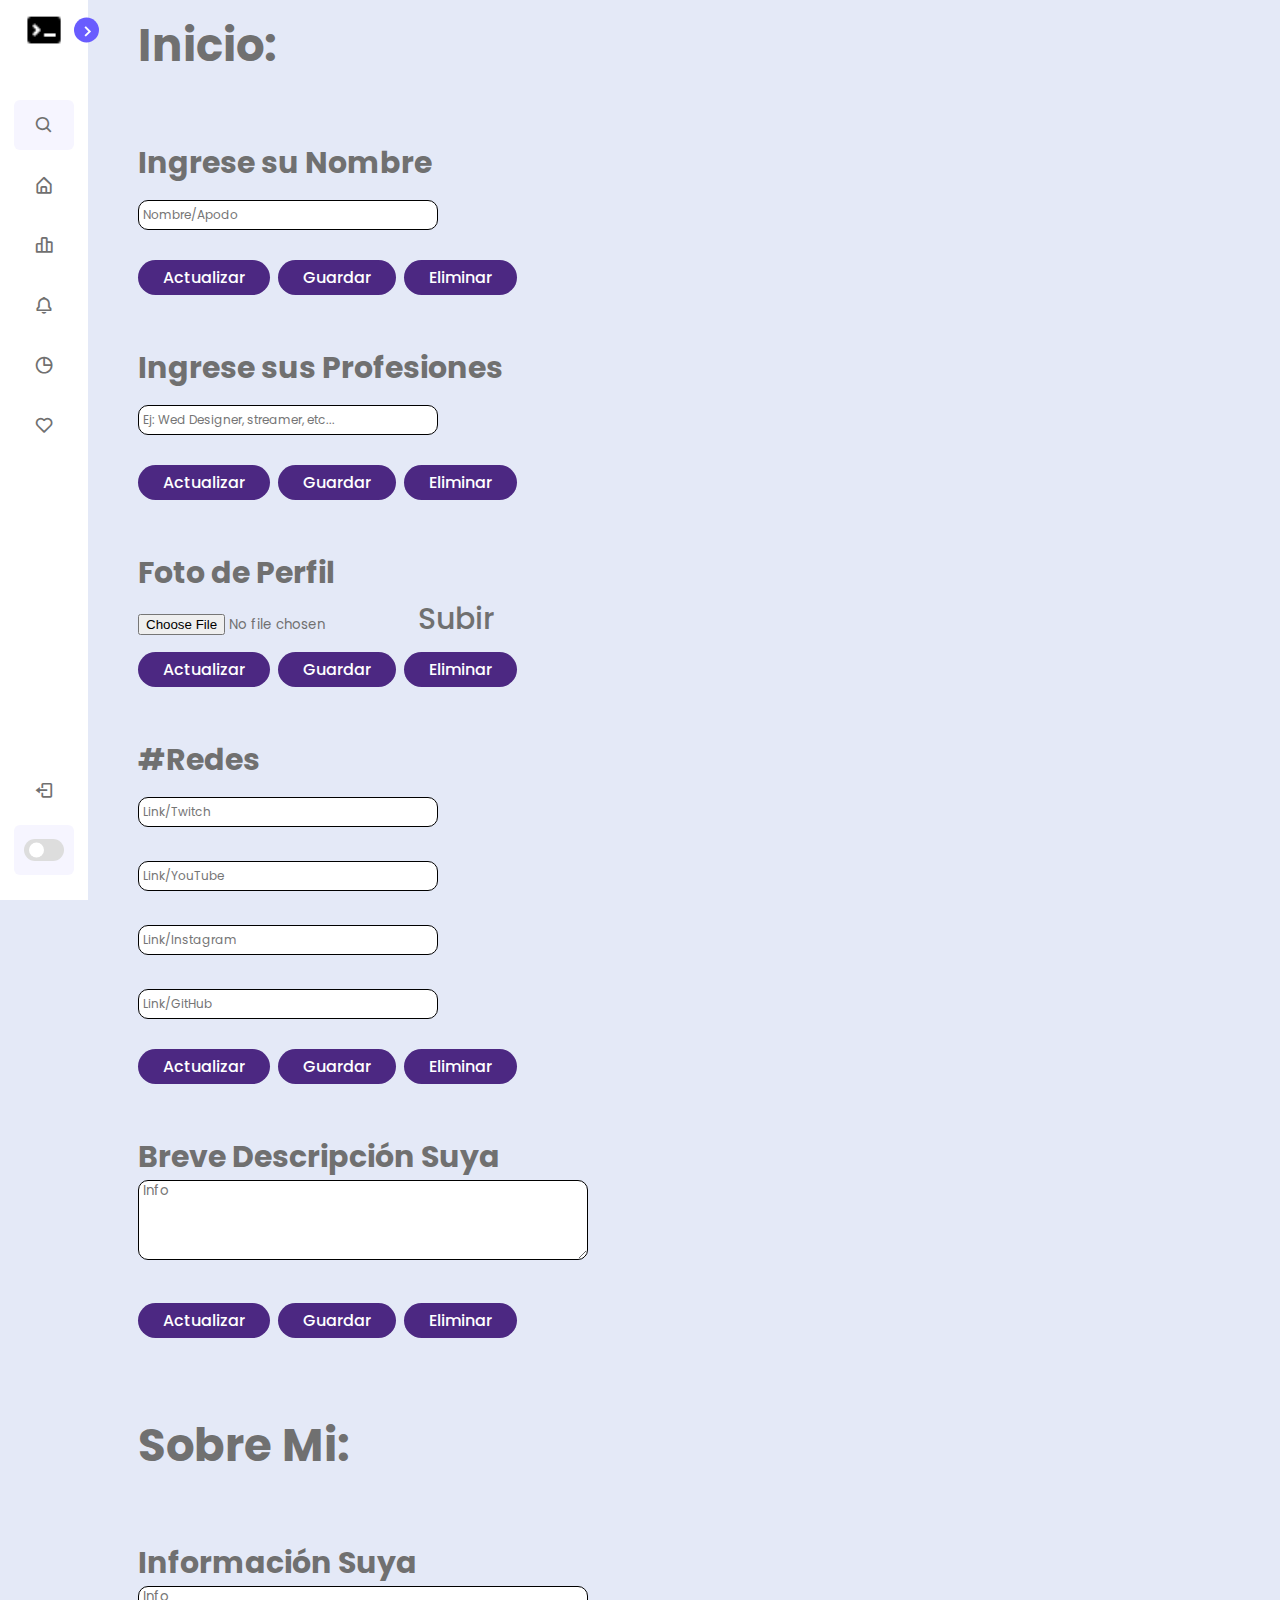
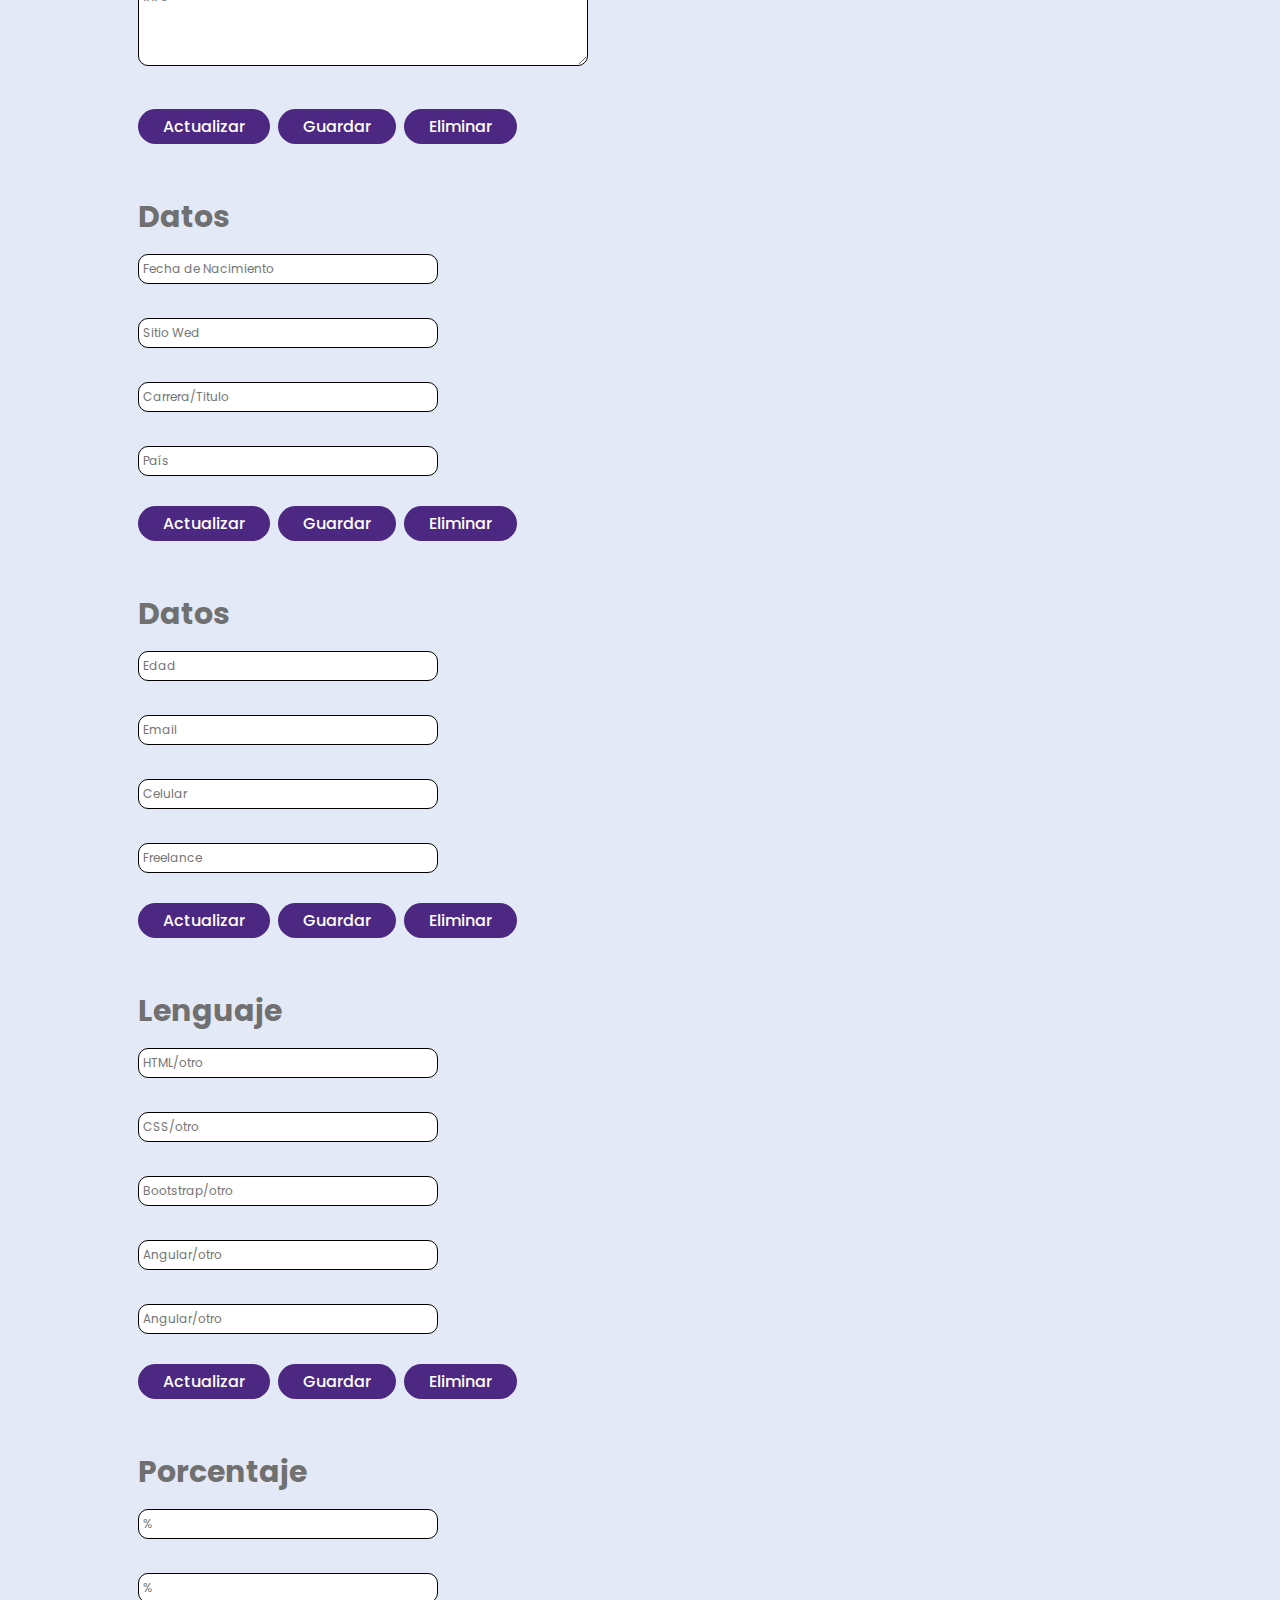
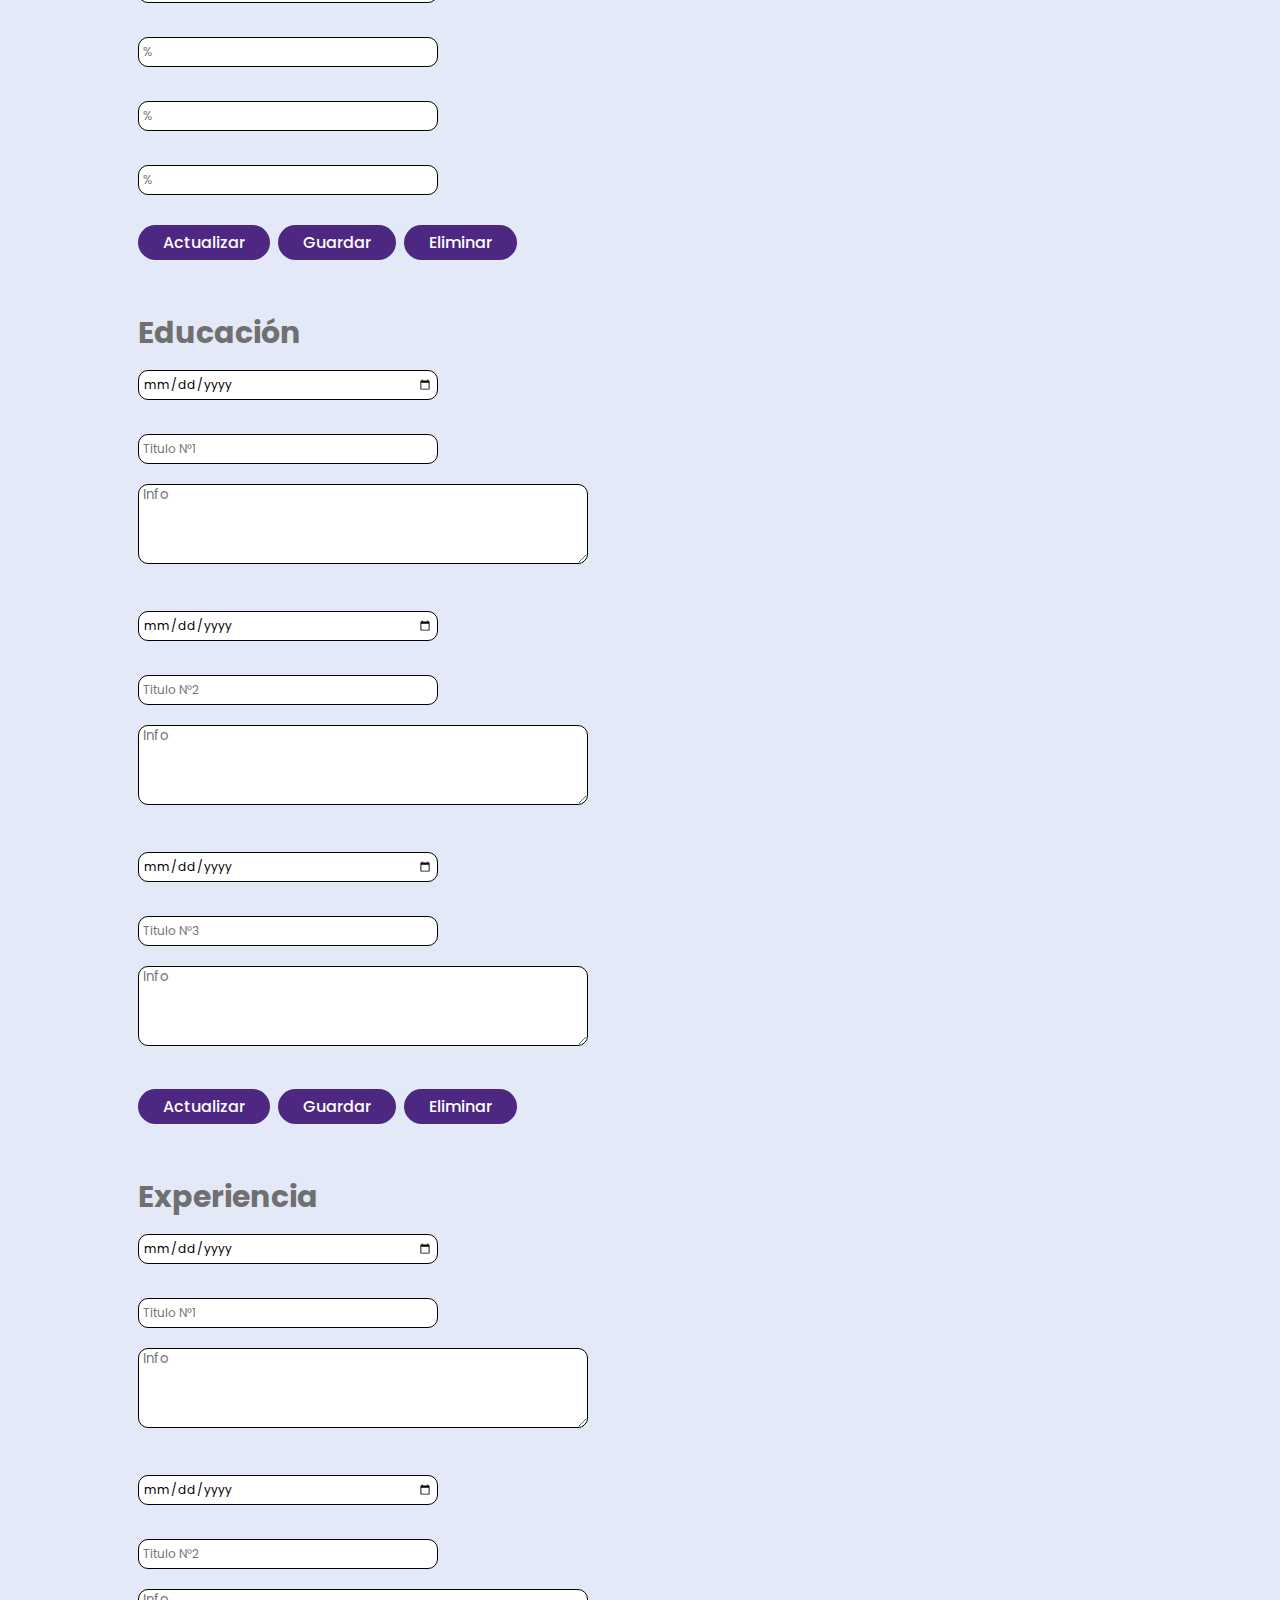
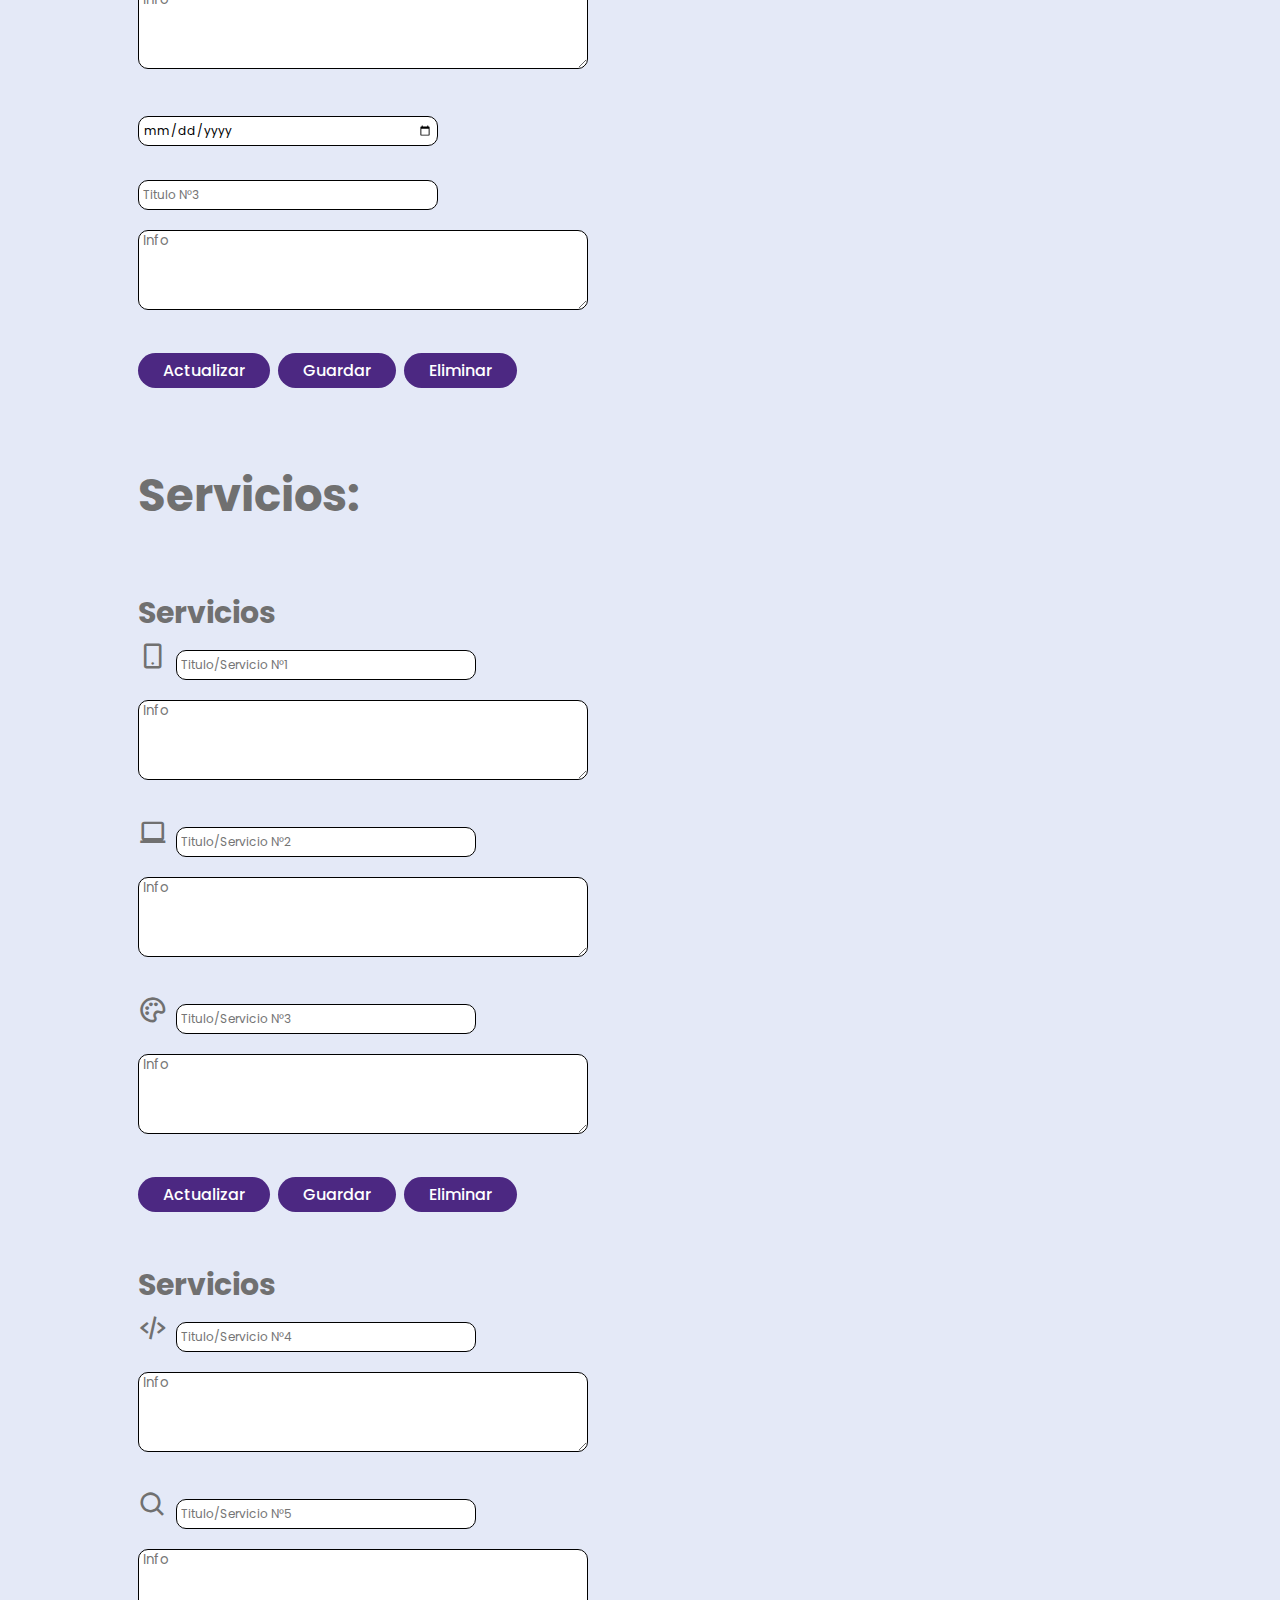
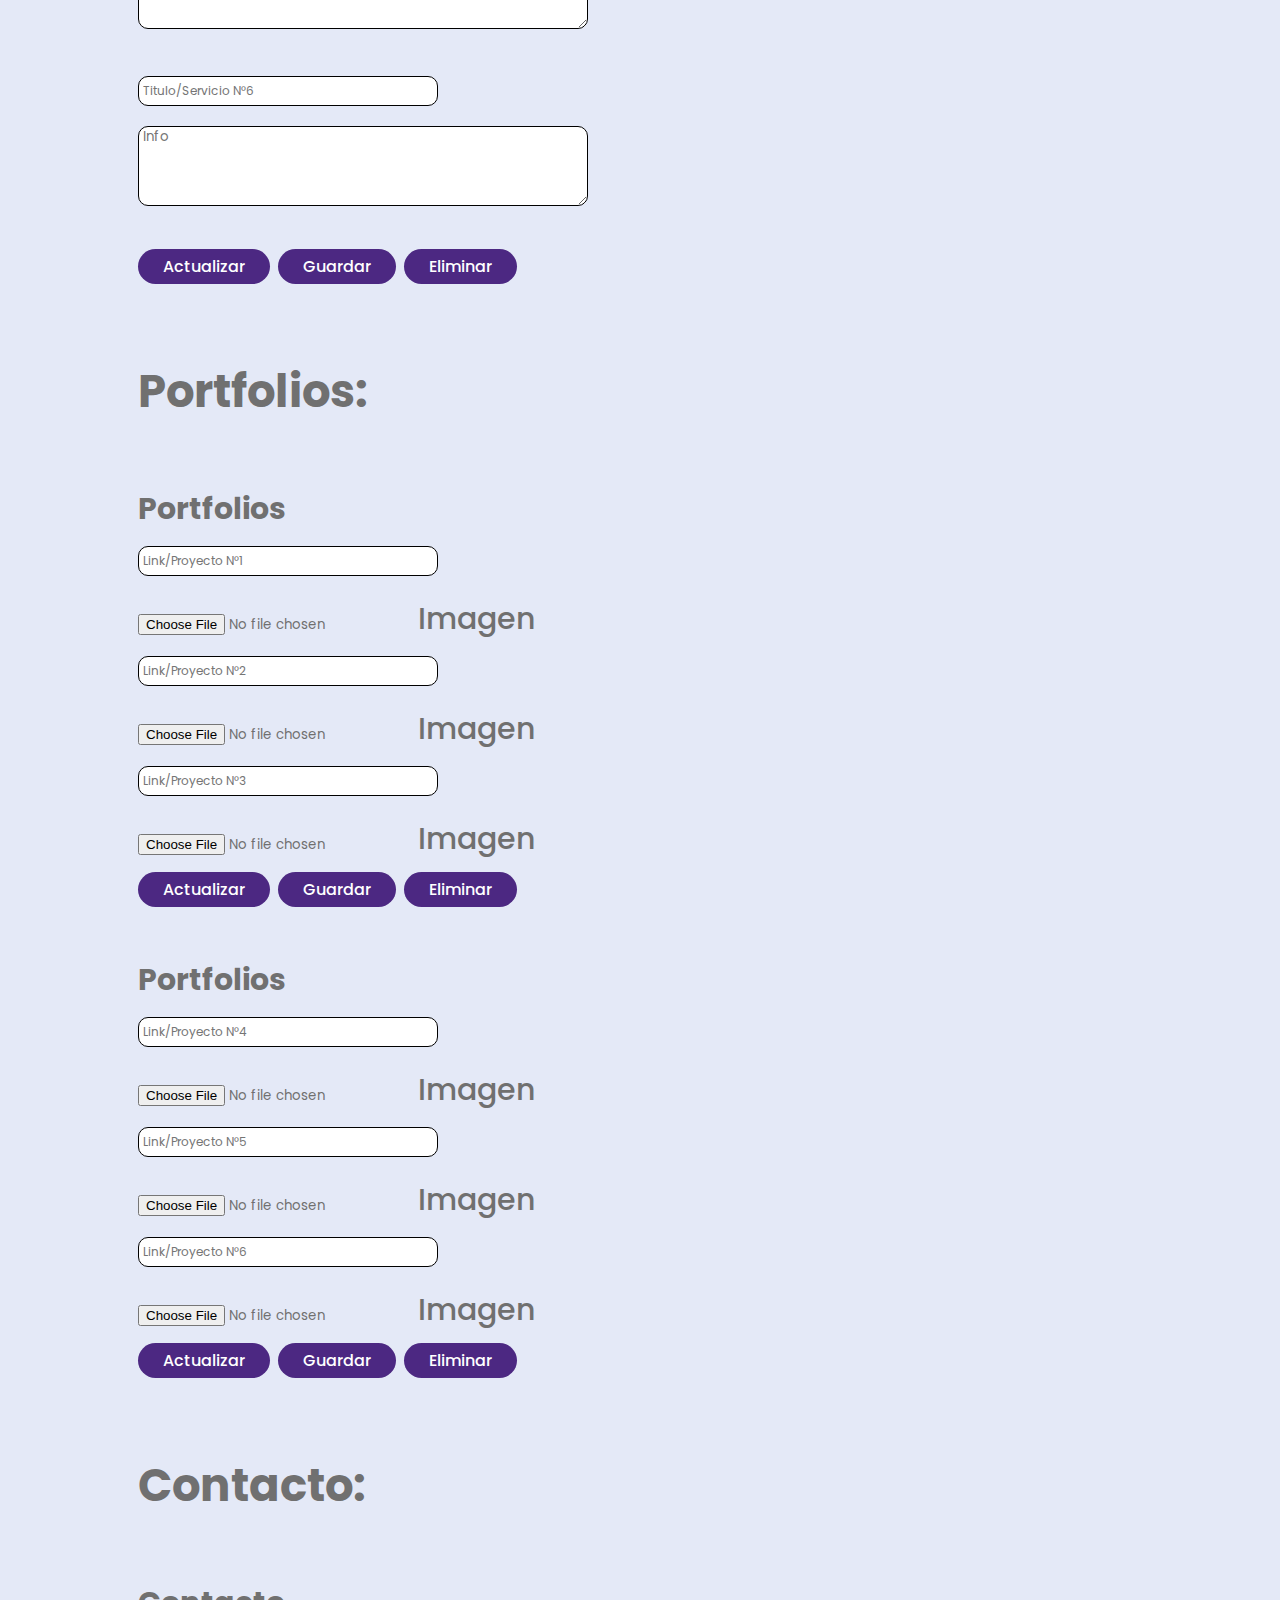
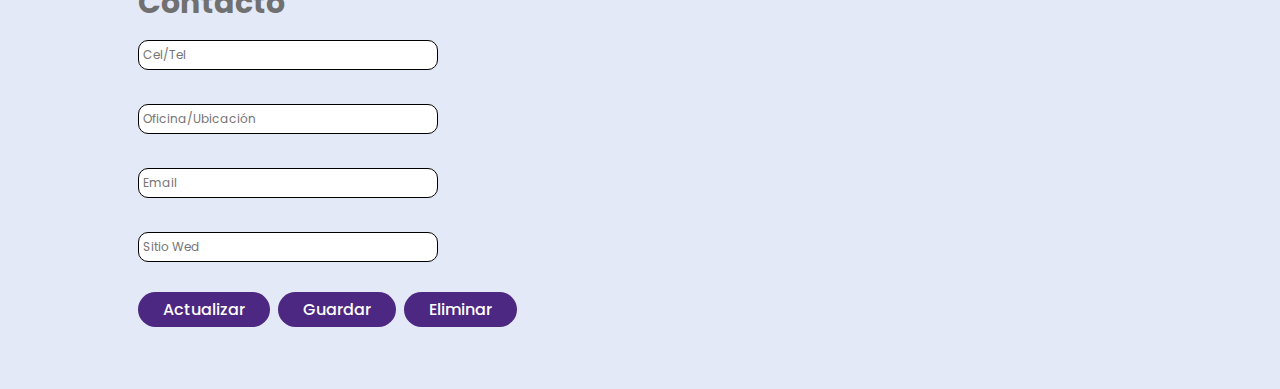
<file: dashboard.html>
<!DOCTYPE html>
<!-- Coding by CodingLab | www.codinglabweb.com -->
<html lang="en">

<head>
    <meta charset="UTF-8">
    <meta http-equiv="X-UA-Compatible" content="IE=edge">
    <meta name="viewport" content="width=device-width, initial-scale=1.0">
    <!-- ========== BOOTSTRAP ========== -->
    <link href="https://cdn.jsdelivr.net/npm/bootstrap@5.1.3/dist/css/bootstrap.min.css" rel="stylesheet"
        integrity="sha384-1BmE4kWBq78iYhFldvKuhfTAU6auU8tT94WrHftjDbrCEXSU1oBoqyl2QvZ6jIW3" crossorigin="anonymous">

    <!----======== CSS ======== -->
    <link rel="stylesheet" href="css/dashboard.css">

    <!----===== Boxicons CSS ===== -->
    <link href='https://unpkg.com/boxicons@2.1.1/css/boxicons.min.css' rel='stylesheet'>

    <!--<title>Dashboard Sidebar Menu</title>-->
    <title>Panel Administrativo</title>
</head>

<body>
    <nav class="sidebar close">
        <header>
            <div class="image-text">
                <span class="image">
                    <img src="images/icon/terminal-solid-24.png" alt="" title="Argentina Programa">
                </span>

                <div class="text logo-text">
                    <!--<span class="name">Codinglab</span>
                    <span class="profession">Web developer</span>-->
                </div>
            </div>

            <i class='bx bx-chevron-right toggle'></i>
        </header>

        <div class="menu-bar">
            <div class="menu">

                <li class="search-box">
                    <i class='bx bx-search icon'></i>
                    <input type="text" placeholder="Search...">
                </li>

                <ul class="menu-links">
                    <li class="nav-link">
                        <a href="#home">
                            <i class='bx bx-home-alt icon'></i>
                            <span class="text nav-text">Inicio</span>
                        </a>
                    </li>

                    <li class="nav-link">
                        <a href="#about">
                            <i class='bx bx-bar-chart-alt-2 icon'></i>
                            <span class="text nav-text">Sobre Mi</span>
                        </a>
                    </li>

                    <li class="nav-link">
                        <a href="#service">
                            <i class='bx bx-bell icon'></i>
                            <span class="text nav-text">Servicio</span>
                        </a>
                    </li>

                    <li class="nav-link">
                        <a href="#portfolio">
                            <i class='bx bx-pie-chart-alt icon'></i>
                            <span class="text nav-text">Portfolios</span>
                        </a>
                    </li>

                    <li class="nav-link">
                        <a href="#contacto">
                            <i class='bx bx-heart icon'></i>
                            <span class="text nav-text">Contacto</span>
                        </a>
                    </li>

                </ul>
            </div>

            <div class="bottom-content">
                <li class="">
                    <a href="Login & Registration.html">
                        <i class='bx bx-log-out icon'></i>
                        <span class="text nav-text">Logout</span>
                    </a>
                </li>

                <li class="mode">
                    <div class="sun-moon">
                        <i class='bx bx-moon icon moon'></i>
                        <i class='bx bx-sun icon sun'></i>
                    </div>
                    <span class="mode-text text">Dark mode</span>

                    <div class="toggle-switch">
                        <span class="switch"></span>
                    </div>
                </li>

            </div>
        </div>

    </nav>

    <section class="home">
        <div id="home">
            <div class="text">
                <div class="row">
                    <div>
                        <div class="section-title">
                            <h2>Inicio:</h2>
                        </div>
                    </div>
                    <div class="contact-form padd-15">
                        <div class="row">
                            <div class="form-item col-6 padd-15">
                                <h4>Ingrese su Nombre</h4>
                                <div class="form-group">
                                    <input type="text" class="form-controls" placeholder="Nombre/Apodo">
                                </div>
                                <button type="button" class="btn">Actualizar</button>
                                <button type="button" class="btn">Guardar</button>
                                <button type="button" class="btn">Eliminar</button>
                            </div>
                            <div class="form-item col-6 padd-15">
                                <h4>Ingrese sus Profesiones</h4>
                                <div class="form-group">
                                    <input type="text" class="form-controls"
                                        placeholder="Ej: Wed Designer, streamer, etc...">
                                </div>
                                <button type="button" class="btn">Actualizar</button>
                                <button type="button" class="btn">Guardar</button>
                                <button type="button" class="btn">Eliminar</button>
                            </div>
                            <div class="form-item col-6 padd-15">
                                <h4>Foto de Perfil</h4>
                                <div class="input-group input-group-sm mb-3">
                                    <input type="file" class="form-control" id="inputGroupFile02">
                                    <label class="input-group-text" for="inputGroupFile02">Subir</label>
                                </div>
                                <button type="button" class="btn">Actualizar</button>
                                <button type="button" class="btn">Guardar</button>
                                <button type="button" class="btn">Eliminar</button>
                            </div>
                            <div class="form-item col-6 padd-15">
                                <h4>#Redes</h4>
                                <div class="form-group">
                                    <input type="text" class="form-controls" placeholder="Link/Twitch">
                                </div>
                                <div class="form-group">
                                    <input type="text" class="form-controls" placeholder="Link/YouTube">
                                </div>
                                <div class="form-group">
                                    <input type="text" class="form-controls" placeholder="Link/Instagram">
                                </div>
                                <div class="form-group">
                                    <input type="text" class="form-controls" placeholder="Link/GitHub">
                                </div>
                                <button type="button" class="btn">Actualizar</button>
                                <button type="button" class="btn">Guardar</button>
                                <button type="button" class="btn">Eliminar</button>
                            </div>
                            <div class="row">
                                <div class="form-item col-6 padd-15">
                                    <h4>Breve Descripción Suya</h4>
                                    <div class="form-group">
                                        <textarea name="" class="form-controls" id="" placeholder="Info"></textarea>
                                    </div>
                                    <button type="button" class="btn">Actualizar</button>
                                    <button type="button" class="btn">Guardar</button>
                                    <button type="button" class="btn">Eliminar</button>
                                </div>
                            </div>
                        </div>
                    </div>
                </div>
            </div>
        </div>

        <div id="about">
            <div class="text">
                <div class="row">
                    <div>
                        <div class="section-title">
                            <h2>Sobre Mi:</h2>
                        </div>
                    </div>
                    <div class="form-item">
                        <h4>Información Suya</h4>
                        <div class="form-group">
                            <textarea name="" class="form-controls" id="" placeholder="Info"></textarea>
                        </div>
                        <button type="button" class="btn">Actualizar</button>
                        <button type="button" class="btn">Guardar</button>
                        <button type="button" class="btn">Eliminar</button>
                    </div>
                </div>
                <div class="contact-form padd-15">
                    <div class="row">
                        <div class="form-item col-6 padd-15">
                            <h4>Datos</h4>
                            <div class="form-group">
                                <input type="text" class="form-controls" placeholder="Fecha de Nacimiento">
                            </div>
                            <div class="form-group">
                                <input type="text" class="form-controls" placeholder="Sitio Wed">
                            </div>
                            <div class="form-group">
                                <input type="text" class="form-controls" placeholder="Carrera/Titulo">
                            </div>
                            <div class="form-group">
                                <input type="text" class="form-controls" placeholder="País">
                            </div>
                            <button type="button" class="btn">Actualizar</button>
                            <button type="button" class="btn">Guardar</button>
                            <button type="button" class="btn">Eliminar</button>
                        </div>
                        <div class="form-item col-6 padd-15">
                            <h4>Datos</h4>
                            <div class="form-group">
                                <input type="text" class="form-controls" placeholder="Edad ">
                            </div>
                            <div class="form-group">
                                <input type="text" class="form-controls" placeholder="Email">
                            </div>
                            <div class="form-group">
                                <input type="text" class="form-controls" placeholder="Celular">
                            </div>
                            <div class="form-group">
                                <input type="text" class="form-controls" placeholder="Freelance">
                            </div>
                            <button type="button" class="btn">Actualizar</button>
                            <button type="button" class="btn">Guardar</button>
                            <button type="button" class="btn">Eliminar</button>
                        </div>
                        <div class="contact-form padd-15">
                            <div class="row">
                                <div class="form-item col-6 padd-15">
                                    <h4>Lenguaje</h4>
                                    <div class="form-group">
                                        <input type="text" class="form-controls" placeholder="HTML/otro">
                                    </div>
                                    <div class="form-group">
                                        <input type="text" class="form-controls" placeholder="CSS/otro">
                                    </div>
                                    <div class="form-group">
                                        <input type="text" class="form-controls" placeholder="Bootstrap/otro">
                                    </div>
                                    <div class="form-group">
                                        <input type="text" class="form-controls" placeholder="Angular/otro">
                                    </div>
                                    <div class="form-group">
                                        <input type="text" class="form-controls" placeholder="Angular/otro">
                                    </div>
                                    <button type="button" class="btn">Actualizar</button>
                                    <button type="button" class="btn">Guardar</button>
                                    <button type="button" class="btn">Eliminar</button>
                                </div>
                                <div class="form-item col-6 padd-15">
                                    <h4>Porcentaje</h4>
                                    <div class="form-group">
                                        <input type="text" class="form-controls" placeholder="%">
                                    </div>
                                    <div class="form-group">
                                        <input type="text" class="form-controls" placeholder="%">
                                    </div>
                                    <div class="form-group">
                                        <input type="text" class="form-controls" placeholder="%">
                                    </div>
                                    <div class="form-group">
                                        <input type="text" class="form-controls" placeholder="%">
                                    </div>
                                    <div class="form-group">
                                        <input type="text" class="form-controls" placeholder="%">
                                    </div>
                                    <button type="button" class="btn">Actualizar</button>
                                    <button type="button" class="btn">Guardar</button>
                                    <button type="button" class="btn">Eliminar</button>
                                </div>
                            </div>
                        </div>
                        <div class="contact-form padd-15">
                            <div class="row">
                                <div class="form-item col-6 padd-15">
                                    <h4>Educación</h4>
                                    <div class="form-group">
                                        <input type="date" class="form-controls">
                                    </div>
                                    <div class="form-group">
                                        <input type="text" class="form-controls" placeholder="Titulo N°1">
                                    </div>
                                    <div class="form-group">
                                        <textarea name="" class="form-controls" id="" placeholder="Info"></textarea>
                                    </div>
                                    <div class="form-group">
                                        <input type="date" class="form-controls">
                                    </div>
                                    <div class="form-group">
                                        <input type="text" class="form-controls" placeholder="Titulo N°2">
                                    </div>
                                    <div class="form-group">
                                        <textarea name="" class="form-controls" id="" placeholder="Info"></textarea>
                                    </div>
                                    <div class="form-group">
                                        <input type="date" class="form-controls">
                                    </div>
                                    <div class="form-group">
                                        <input type="text" class="form-controls" placeholder="Titulo N°3">
                                    </div>
                                    <div class="form-group">
                                        <textarea name="" class="form-controls" id="" placeholder="Info"></textarea>
                                    </div>
                                    <button type="button" class="btn">Actualizar</button>
                                    <button type="button" class="btn">Guardar</button>
                                    <button type="button" class="btn">Eliminar</button>
                                </div>
                                <div class="form-item col-6 padd-15">
                                    <h4>Experiencia</h4>
                                    <div class="form-group">
                                        <input type="date" class="form-controls">
                                    </div>
                                    <div class="form-group">
                                        <input type="text" class="form-controls" placeholder="Titulo N°1">
                                    </div>
                                    <div class="form-group">
                                        <textarea name="" class="form-controls" id="" placeholder="Info"></textarea>
                                    </div>
                                    <div class="form-group">
                                        <input type="date" class="form-controls">
                                    </div>
                                    <div class="form-group">
                                        <input type="text" class="form-controls" placeholder="Titulo N°2">
                                    </div>
                                    <div class="form-group">
                                        <textarea name="" class="form-controls" id="" placeholder="Info"></textarea>
                                    </div>
                                    <div class="form-group">
                                        <input type="date" class="form-controls">
                                    </div>
                                    <div class="form-group">
                                        <input type="text" class="form-controls" placeholder="Titulo N°3">
                                    </div>
                                    <div class="form-group">
                                        <textarea name="" class="form-controls" id="" placeholder="Info"></textarea>
                                    </div>
                                    <button type="button" class="btn">Actualizar</button>
                                    <button type="button" class="btn">Guardar</button>
                                    <button type="button" class="btn">Eliminar</button>
                                </div>
                            </div>
                        </div>
                    </div>
                </div>
            </div>
        </div>

        <div id="service">
            <div class="text">
                <div class="row">
                    <div>
                        <div class="section-title">
                            <h2>Servicios:</h2>
                        </div>
                    </div>
                    <div class="form-item col-6 padd-15">
                        <h4>Servicios</h4>
                        <div class="form-group">
                            <i class='bx bx-mobile-alt'></i>
                            <input type="text" class="form-controls" placeholder="Titulo/Servicio N°1">
                        </div>
                        <div class="form-group">
                            <textarea name="" class="form-controls" id="" placeholder="Info"></textarea>
                        </div>
                        <div class="form-group">
                            <i class='bx bx-laptop'></i>
                            <input type="text" class="form-controls" placeholder="Titulo/Servicio N°2">
                        </div>
                        <div class="form-group">
                            <textarea name="" class="form-controls" id="" placeholder="Info"></textarea>
                        </div>
                        <div class="form-group">
                            <i class='bx bx-palette'></i>
                            <input type="text" class="form-controls" placeholder="Titulo/Servicio N°3">
                        </div>
                        <div class="form-group">
                            <textarea name="" class="form-controls" id="" placeholder="Info"></textarea>
                        </div>
                        <button type="button" class="btn">Actualizar</button>
                        <button type="button" class="btn">Guardar</button>
                        <button type="button" class="btn">Eliminar</button>
                    </div>

                    <div class="form-item col-6 padd-15">
                        <h4>Servicios</h4>
                        <div class="form-group">
                            <i class='bx bx-code-alt'></i>
                            <input type="text" class="form-controls" placeholder="Titulo/Servicio N°4">
                        </div>
                        <div class="form-group">
                            <textarea name="" class="form-controls" id="" placeholder="Info"></textarea>
                        </div>
                        <div class="form-group">
                            <i class='bx bx-search'></i>
                            <input type="text" class="form-controls" placeholder="Titulo/Servicio N°5">
                        </div>
                        <div class="form-group">
                            <textarea name="" class="form-controls" id="" placeholder="Info"></textarea>
                        </div>
                        <div class="form-group">
                            <i class="fab fa-bullhorn"></i>
                            <input type="text" class="form-controls" placeholder="Titulo/Servicio N°6">
                        </div>
                        <div class="form-group">
                            <textarea name="" class="form-controls" id="" placeholder="Info"></textarea>
                        </div>
                        <button type="button" class="btn">Actualizar</button>
                        <button type="button" class="btn">Guardar</button>
                        <button type="button" class="btn">Eliminar</button>
                    </div>
                </div>
            </div>
        </div>

        <div id="portfolio">
            <div class="text">
                <div class="row">
                    <div>
                        <div class="section-title">
                            <h2>Portfolios:</h2>
                        </div>
                    </div>
                    <div class="form-item col-6 padd-15">
                        <h4>Portfolios</h4>
                        <div class="form-group">
                            <input type="text" class="form-controls" placeholder="Link/Proyecto N°1">
                        </div>
                        <div class="input-group input-group-sm mb-3">
                            <input type="file" class="form-control" id="inputGroupFile02">
                            <label class="input-group-text" for="inputGroupFile02">Imagen</label>
                        </div>
                        <div class="form-group">
                            <input type="text" class="form-controls" placeholder="Link/Proyecto N°2">
                        </div>
                        <div class="input-group input-group-sm mb-3">
                            <input type="file" class="form-control" id="inputGroupFile02">
                            <label class="input-group-text" for="inputGroupFile02">Imagen</label>
                        </div>
                        <div class="form-group">
                            <input type="text" class="form-controls" placeholder="Link/Proyecto N°3">
                        </div>
                        <div class="input-group input-group-sm mb-3">
                            <input type="file" class="form-control" id="inputGroupFile02">
                            <label class="input-group-text" for="inputGroupFile02">Imagen</label>
                        </div>
                        <button type="button" class="btn">Actualizar</button>
                        <button type="button" class="btn">Guardar</button>
                        <button type="button" class="btn">Eliminar</button>
                    </div>
                    <div class="form-item col-6 padd-15">
                        <h4>Portfolios</h4>
                        <div class="form-group">
                            <input type="text" class="form-controls" placeholder="Link/Proyecto N°4">
                        </div>
                        <div class="input-group input-group-sm mb-3">
                            <input type="file" class="form-control" id="inputGroupFile02">
                            <label class="input-group-text" for="inputGroupFile02">Imagen</label>
                        </div>
                        <div class="form-group">
                            <input type="text" class="form-controls" placeholder="Link/Proyecto N°5">
                        </div>
                        <div class="input-group input-group-sm mb-3">
                            <input type="file" class="form-control" id="inputGroupFile02">
                            <label class="input-group-text" for="inputGroupFile02">Imagen</label>
                        </div>
                        <div class="form-group">
                            <input type="text" class="form-controls" placeholder="Link/Proyecto N°6">
                        </div>
                        <div class="input-group input-group-sm mb-3">
                            <input type="file" class="form-control" id="inputGroupFile02">
                            <label class="input-group-text" for="inputGroupFile02">Imagen</label>
                        </div>
                        <button type="button" class="btn">Actualizar</button>
                        <button type="button" class="btn">Guardar</button>
                        <button type="button" class="btn">Eliminar</button>
                    </div>
                </div>
            </div>
        </div>

        <div id="contacto">  
            <div class="text">
                <div>
                    <div class="section-title">
                        <h2>Contacto:</h2>
                    </div>
                </div>
                <h4>Contacto</h4>
                <div class="form-group">
                    <input type="text" class="form-controls" placeholder="Cel/Tel">
                </div>
                <div class="form-group">
                    <input type="text" class="form-controls" placeholder="Oficina/Ubicación">
                </div>
                <div class="form-group">
                    <input type="email" class="form-controls" placeholder="Email">
                </div>
                <div class="form-group">
                    <input type="text" class="form-controls" placeholder="Sitio Wed">
                </div>
                <button type="button" class="btn">Actualizar</button>
                <button type="button" class="btn">Guardar</button>
                <button type="button" class="btn">Eliminar</button>
            </div>
        </div>

    </section>

    <script src="https://cdn.jsdelivr.net/npm/bootstrap@5.1.3/dist/js/bootstrap.bundle.min.js"
        integrity="sha384-ka7Sk0Gln4gmtz2MlQnikT1wXgYsOg+OMhuP+IlRH9sENBO0LRn5q+8nbTov4+1p"
        crossorigin="anonymous"></script>
    <script>
        const body = document.querySelector('body'),
            sidebar = body.querySelector('nav'),
            toggle = body.querySelector(".toggle"),
            searchBtn = body.querySelector(".search-box"),
            modeSwitch = body.querySelector(".toggle-switch"),
            modeText = body.querySelector(".mode-text");


        toggle.addEventListener("click", () => {
            sidebar.classList.toggle("close");
        })

        searchBtn.addEventListener("click", () => {
            sidebar.classList.remove("close");
        })

        modeSwitch.addEventListener("click", () => {
            body.classList.toggle("dark");

            if (body.classList.contains("dark")) {
                modeText.innerText = "Light mode";
            } else {
                modeText.innerText = "Dark mode";

            }
        });
    </script>

</body>

</html>
</file>
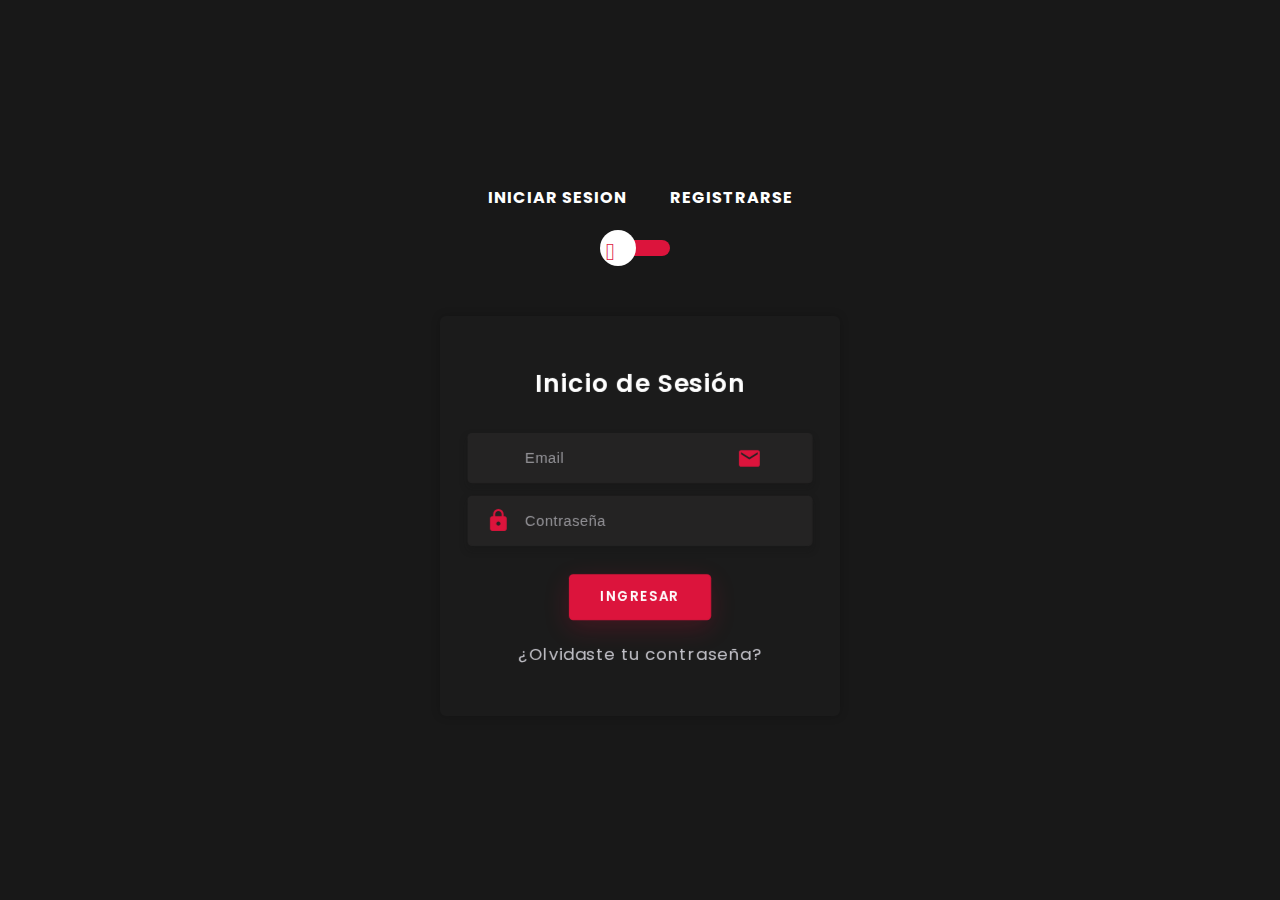
<file: Login & Registration.html>
<!DOCTYPE html>
<html lang="en">
<head>
  <meta charset="UTF-8">
  <meta http-equiv="X-UA-Compatible" content="IE=edge">
  <meta name="viewport" content="width=device-width, initial-scale=1.0">
  <title>Login & Registration</title>
  <!--========== Material Icons ==========-->
  <link rel="stylesheet" href="https://fonts.googleapis.com/icon?family=Material+Icons">
  <style>
    @import url('https://fonts.googleapis.com/css2?family=Poppins:wght@300;400;500;600&display=swap');
    *
    {
      margin: 0;
      padding: 0;
      box-sizing: border-box;
    }
    body
    {
      font-family: 'Poppins', sans-serif;
      letter-spacing: 1px;
      background: #181818;
      display: flex;
      justify-content: center;
      align-items: center;
      min-height: 100vh;
    }
    a
    {
      text-decoration: none;
    }
    .text-center
    {
      text-align: center;
    }
    input[type="checkbox"]
    {
      display: none;
    }
    h4
    {
      font-weight: 600;
      color: #ffffff;
    }
    h6
    {
      margin-bottom: 30px;
      color: #ffffff;
    }
    h6 span
    {
      padding: 0 20px;
      text-transform: uppercase;
      font-weight: 700;
      font-size: 16px;
    }
    .checkbox:checked + label,
    .checkbox:not(:checked) + label
    {
      position: relative;
      display: block;
      width: 60px;
      height: 16px;
      background: crimson;
      border-radius: 8px;
      margin: 10px auto;
      cursor: pointer;
    }
    .checkbox:checked + label::before,
    .checkbox:not(:checked) + label::before
    {
      position: absolute;
      display: block;
      width: 36px;
      height: 36px;
      border-radius: 50%;
      color: crimson;
      background-color: #ffffff;
      top: -10px;
      left: -10px;
      font-family: 'Material Icons';
      content: '\f1e2';
      line-height: 36px;
      text-align: center;
      font-size: 24px;
      transition: all 0.5s ease;
    }
    .checkbox:checked + label::before
    {
      transform: translateX(44px) rotate(-270deg);
    }
    .card-3d-wrap
    {
      position: relative;
      width: 400px;
      max-width: 100%;
      height: 400px;
      transform-style: preserve-3d;
      perspective: 800px;
      margin-top: 60px;
    }
    .card-3d-wrapper
    {
      width: 100%;
      height: 100%;
      position: absolute;
      top: 0;
      left: 0;
      transform-style: preserve-3d;
      transition: all 600ms ease-out;
    }
    .card-front, .card-back
    {
      width: 100%;
      height: 100%;
      background-color: #1b1b1b;
      background-image: url('https://s3-us-west-2.amazonaws.com/s.cdpn.io/1462889/pat.svg');
      background-position: bottom center;
      background-repeat: no-repeat;
      background-size: 300%;
      position: absolute;
      border-radius: 6px;
      left: 0;
      top: 0;
      transform-style: preserve-3d;
      backface-visibility: hidden;
      box-shadow: 0 0 10px rgba(0,0,0,0.2);
    }
    .card-back
    {
      transform: rotateY(180deg);
    }
    .checkbox:checked ~ .card-3d-wrap .card-3d-wrapper
    {
      transform: rotateY(180deg);
    }
    .center-wrap
    {
      position: absolute;
      width: 100%;
      padding: 0 35px;
      top: 50%;
      left: 0;
      transform: translate3d(0, -50%, 35px) perspective(100px);
      z-index: 20;
      display: block;
    }
    .heading
    {
      margin-bottom: 30px;
      font-size: 24px;
    }
    .form-group
    {
      position: relative;
      display: block;
      margin-bottom: 12px;
    }
    .form-style
    {
      padding-left: 55px;
      height: 48px;
      width: 100%;
      font-weight: 500;
      border-radius: 4px;
      font-size: 14px;
      line-height: 22px;
      letter-spacing: 0.5px;
      outline: none;
      background: #242323;
      color: #c4c3ca;
      border: none;
      box-shadow: 0 4px 8px 0 rgba(21,21,21,.2);
      transition: all 200ms linear;
    }
    .form-style:focus, 
    .form-style:active
    {
      border: none;
      outline: none;
      box-shadow: 0 4px 8px 0 rgba(21,21,21,.2);
    }
    .input-icon
    {
      position: absolute;
      top: 0;
      left: 18px;
      height: 48px;
      font-size: 24px;
      line-height: 48px;
      color: crimson;
      text-align: left;
    }
    .form-group input::placeholder
    {
      color: #c4c3ca;
      opacity: 0.7;
      transition: all 200ms linear;
    }
    .form-group input:focus::placeholder
    {
      opacity: 0;
    }
    .btn 
    {
      height: 44px;
      border-radius: 4px;
      font-size: 13px;
      font-weight: 600;
      text-transform: uppercase;
      padding: 0 30px;
      letter-spacing: 1px;
      display: inline-flex;
      align-items: center;
      justify-content: center;
      border: none;
      background: crimson;
      color: #ffffff;
      margin-top: 15px;
      box-shadow: 0 8px 24px 0 rgba(228,10,57,0.2);
      transition: all 200ms linear;
    }
    .btn:hover
    {
      background: #ffffff;
      color: crimson;
      box-shadow: 0 8px 24px 0 rgba(138,140,146,0.2);
    }
    .link
    {
      color: #c4c3ca;
      margin-top: 20px;
      display: block;
    }
    .link:hover
    {
      color: crimson;
    }
  </style>
</head>
<body>
    <div class="form">
      <div class="text-center">
        <h6><span>Iniciar Sesion</span> <span>Registrarse</span></h6>
        <input type="checkbox" class="checkbox" id="reg-log">
        <label for="reg-log"></label>
        <div class="card-3d-wrap">
          <div class="card-3d-wrapper">
            <!-- card front -->
            <div class="card-front">
              <div class="center-wrap">
                <h4 class="heading">Inicio de Sesión</h4>
                <div class="form-group">
                  <input type="email" class="form-style" placeholder="Email">
                  <i class="input-icon material-icons">alternate_email</i>
                </div>
                <div class="form-group">
                  <input type="password" class="form-style" placeholder="Contraseña">
                  <i class="input-icon material-icons">lock</i>
                </div>
                <a href="#" class="btn">ingresar</a>
                <p class="text-center"><a href="#" class="link">¿Olvidaste tu contraseña?</a></p>
              </div>
            </div>
            <!-- card back -->
            <div class="card-back">
              <div class="center-wrap">
                <h4 class="heading">Registro</h4>
                <div class="form-group">
                  <input type="text" class="form-style" placeholder="Nombre Completo">
                  <i class="input-icon material-icons">perm_identity</i>
                </div>
                <div class="form-group">
                  <input type="email" class="form-style" placeholder="Email">
                  <i class="input-icon material-icons">alternate_email</i>
                </div>
                <div class="form-group">
                  <input type="password" class="form-style" placeholder="Contraseña">
                  <i class="input-icon material-icons">lock</i>
                </div>
                <a href="#" class="btn">Unirse</a>
              </div>
            </div>
          </div>
        </div>
      </div>
    </div>
</body>
</html>
</file>
<file: css/dashboard.css>
/* Google Font Import - Poppins */
@import url('https://fonts.googleapis.com/css2?family=Poppins:wght@300;400;500;600;700&display=swap');
*{
    margin: 0;
    padding: 0;
    box-sizing: border-box;
    font-family: 'Poppins', sans-serif;
}

:root{
    /* ===== Colors ===== */
    --body-color: #E4E9F7;
    --sidebar-color: #FFF;
    --primary-color: #695CFE;
    --primary-color-light: #F6F5FF;
    --toggle-color: #DDD;
    --text-color: #707070;

    /* ====== Transition ====== */
    --tran-03: all 0.2s ease;
    --tran-03: all 0.3s ease;
    --tran-04: all 0.3s ease;
    --tran-05: all 0.3s ease;
}

body{
    min-height: 100vh;
    background-color: var(--body-color);
    transition: var(--tran-05);
}

::selection{
    background-color: var(--primary-color);
    color: #fff;
}

body.dark{
    --body-color: #18191a;
    --sidebar-color: #242526;
    --primary-color: #3a3b3c;
    --primary-color-light: #3a3b3c;
    --toggle-color: #fff;
    --text-color: #ccc;
}

/* ===== Sidebar ===== */
 .sidebar{
    position: fixed;
    top: 0;
    left: 0;
    height: 100%;
    width: 250px;
    padding: 10px 14px;
    background: var(--sidebar-color);
    transition: var(--tran-05);
    z-index: 100;  
}
.sidebar.close{
    width: 88px;
}

/* ===== Reusable code - Here ===== */
.sidebar li{
    height: 50px;
    list-style: none;
    display: flex;
    align-items: center;
    margin-top: 10px;
}

.sidebar header .image,
.sidebar .icon{
    min-width: 60px;
    border-radius: 6px;
}

.sidebar .icon{
    min-width: 60px;
    border-radius: 6px;
    height: 100%;
    display: flex;
    align-items: center;
    justify-content: center;
    font-size: 20px;
}

.sidebar .text,
.sidebar .icon{
    color: var(--text-color);
    transition: var(--tran-03);
}

.sidebar .text{
    font-size: 17px;
    font-weight: 500;
    white-space: nowrap;
    opacity: 1;
}
.sidebar.close .text{
    opacity: 0;
}
/* =========================== */

.sidebar header{
    position: relative;
}

.sidebar header .image-text{
    display: flex;
    align-items: center;
}
.sidebar header .logo-text{
    display: flex;
    flex-direction: column;
}
header .image-text .name {
    margin-top: 2px;
    font-size: 18px;
    font-weight: 600;
}

header .image-text .profession{
    font-size: 16px;
    margin-top: -2px;
    display: block;
}

.sidebar header .image{
    display: flex;
    align-items: center;
    justify-content: center;
}

.sidebar header .image img{
    width: 40px;
    border-radius: 6px;
}

.sidebar header .toggle{
    position: absolute;
    top: 50%;
    right: -25px;
    transform: translateY(-50%) rotate(180deg);
    height: 25px;
    width: 25px;
    background-color: var(--primary-color);
    color: var(--sidebar-color);
    border-radius: 50%;
    display: flex;
    align-items: center;
    justify-content: center;
    font-size: 22px;
    cursor: pointer;
    transition: var(--tran-05);
}

body.dark .sidebar header .toggle{
    color: var(--text-color);
}

.sidebar.close .toggle{
    transform: translateY(-50%) rotate(0deg);
}

.sidebar .menu{
    margin-top: 40px;
}

.sidebar li.search-box{
    border-radius: 6px;
    background-color: var(--primary-color-light);
    cursor: pointer;
    transition: var(--tran-05);
}

.sidebar li.search-box input{
    height: 100%;
    width: 100%;
    outline: none;
    border: none;
    background-color: var(--primary-color-light);
    color: var(--text-color);
    border-radius: 6px;
    font-size: 17px;
    font-weight: 500;
    transition: var(--tran-05);
}
.sidebar li a{
    list-style: none;
    height: 100%;
    background-color: transparent;
    display: flex;
    align-items: center;
    height: 100%;
    width: 100%;
    border-radius: 6px;
    text-decoration: none;
    transition: var(--tran-03);
}

.sidebar li a:hover{
    background-color: var(--primary-color);
}
.sidebar li a:hover .icon,
.sidebar li a:hover .text{
    color: var(--sidebar-color);
}
body.dark .sidebar li a:hover .icon,
body.dark .sidebar li a:hover .text{
    color: var(--text-color);
}

.sidebar .menu-bar{
    height: calc(100% - 55px);
    display: flex;
    flex-direction: column;
    justify-content: space-between;
    overflow-y: scroll;
}
.menu-bar::-webkit-scrollbar{
    display: none;
}
.sidebar .menu-bar .mode{
    border-radius: 6px;
    background-color: var(--primary-color-light);
    position: relative;
    transition: var(--tran-05);
}

.menu-bar .mode .sun-moon{
    height: 50px;
    width: 60px;
}

.mode .sun-moon i{
    position: absolute;
}
.mode .sun-moon i.sun{
    opacity: 0;
}
body.dark .mode .sun-moon i.sun{
    opacity: 1;
}
body.dark .mode .sun-moon i.moon{
    opacity: 0;
}

.menu-bar .bottom-content .toggle-switch{
    position: absolute;
    right: 0;
    height: 100%;
    min-width: 60px;
    display: flex;
    align-items: center;
    justify-content: center;
    border-radius: 6px;
    cursor: pointer;
}
.toggle-switch .switch{
    position: relative;
    height: 22px;
    width: 40px;
    border-radius: 25px;
    background-color: var(--toggle-color);
    transition: var(--tran-05);
}

.switch::before{
    content: '';
    position: absolute;
    height: 15px;
    width: 15px;
    border-radius: 50%;
    top: 50%;
    left: 5px;
    transform: translateY(-50%);
    background-color: var(--sidebar-color);
    transition: var(--tran-04);
}

body.dark .switch::before{
    left: 20px;
}

.home{
    position: absolute;
    top: 0;
    top: 0;
    left: 250px;
    height: 100vh;
    width: calc(100% - 250px);
    background-color: var(--body-color);
    transition: var(--tran-05);
}
.home .text{
    font-size: 30px;
    font-weight: 500;
    color: var(--text-color);
    padding: 12px 60px;
}

.sidebar.close ~ .home{
    left: 78px;
    height: 100vh;
    width: calc(100% - 78px);
}
body.dark .home .text{
    color: var(--text-color);
}

.section-title {
    flex: 0 0 100%;
    max-width: 100%;
    margin-bottom: 60px;
  }


/*  INPUTS */ 
.btn {
  font-size: 16px;
  font-weight: 500;
  padding: 5px 25px;
  color: white;
  border-radius: 40px;
  display: inline-block;
  white-space: nowrap;
  border: none;
  background: #4c2882;
  transition: all 0.3s ease;
  margin-bottom: 50px
}


.btn:hover {
  transform: scale(1.05);
}

input.form-controls {
  -moz-border-radius: 10px;
  -webkit-border-radius: 10px;
  border-radius: 10px;
  border: 1px solid #000000;
  padding: 0 4px 0 4px;
  width: 300px;
  height: 30px;
  font-size: 12px;
  margin-bottom: 20px;
}


textarea.form-controls {
  -moz-border-radius: 10px;
  -webkit-border-radius: 10px;
  border-radius: 10px;
  border: 1px solid #000000;
  padding: 0 4px 0 4px;
  width: 450px;
  height: 80px;
  margin-bottom: 20px;
}
</file>
